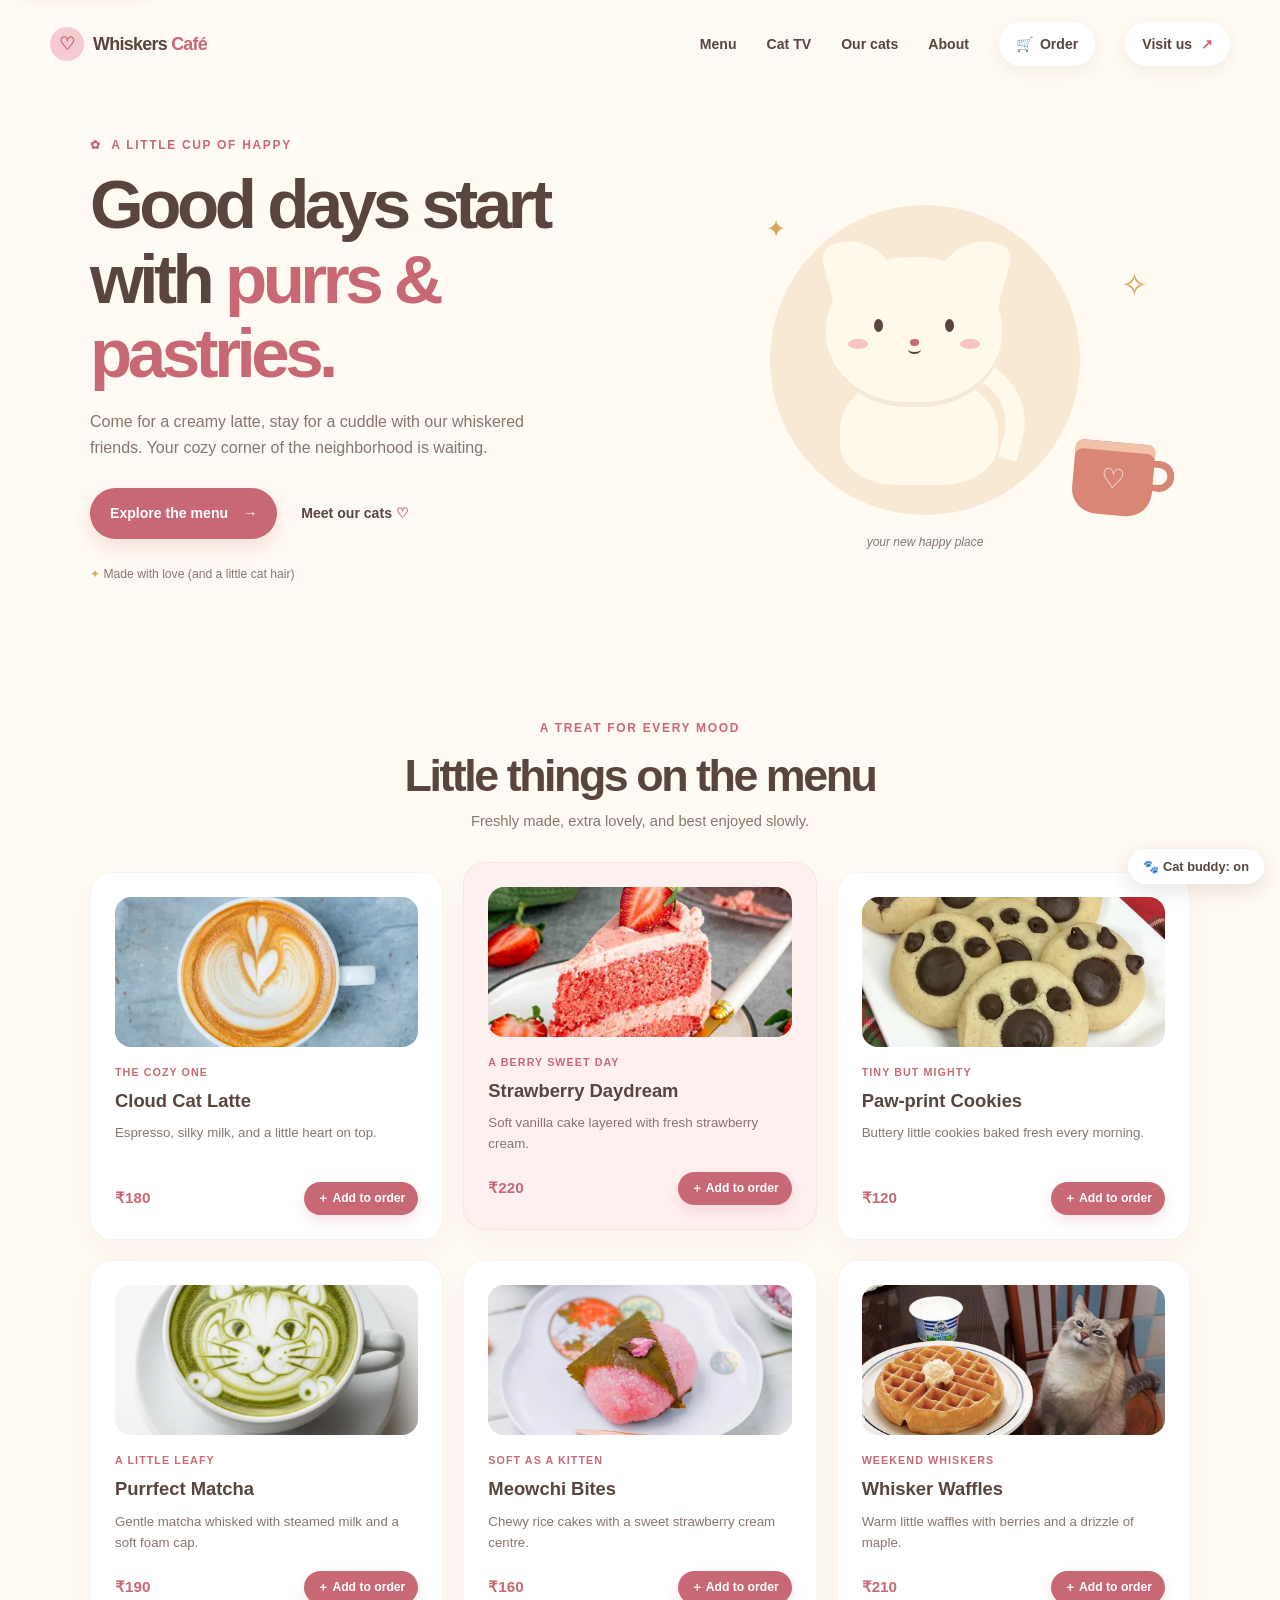
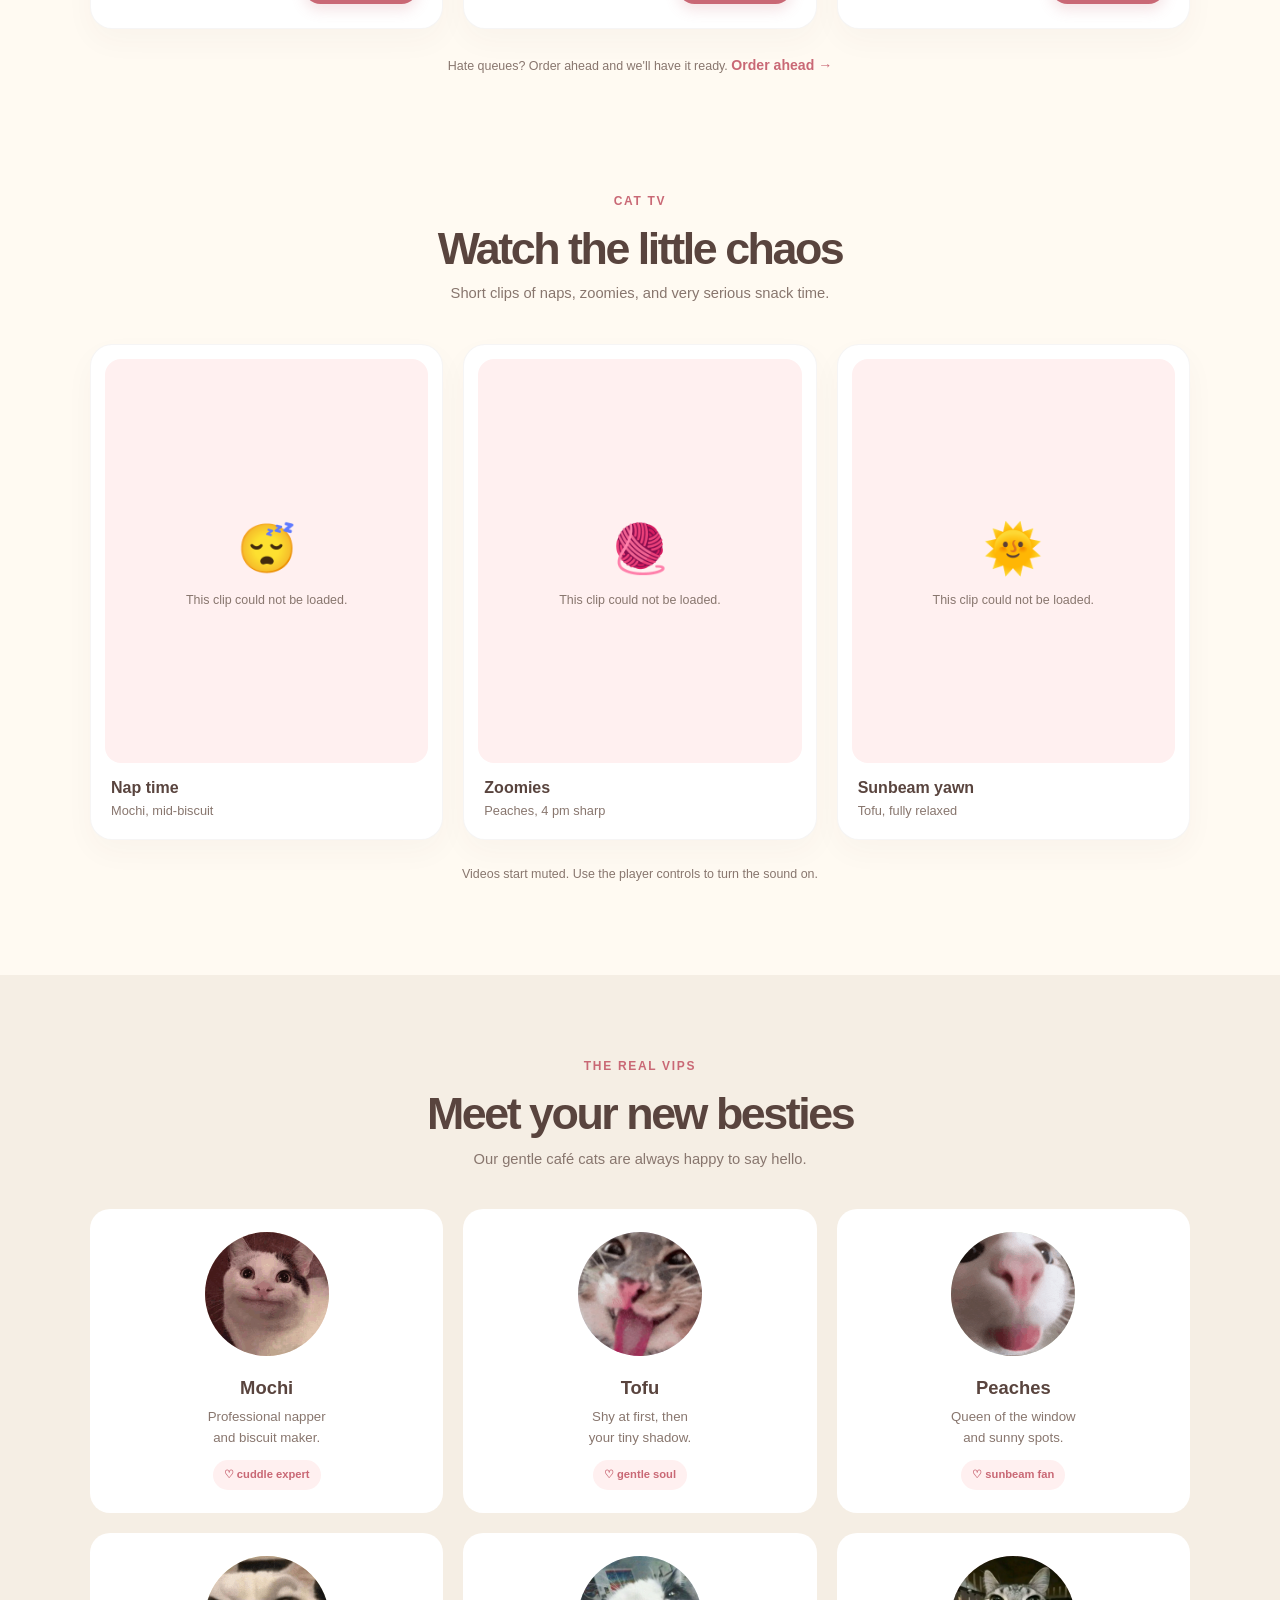
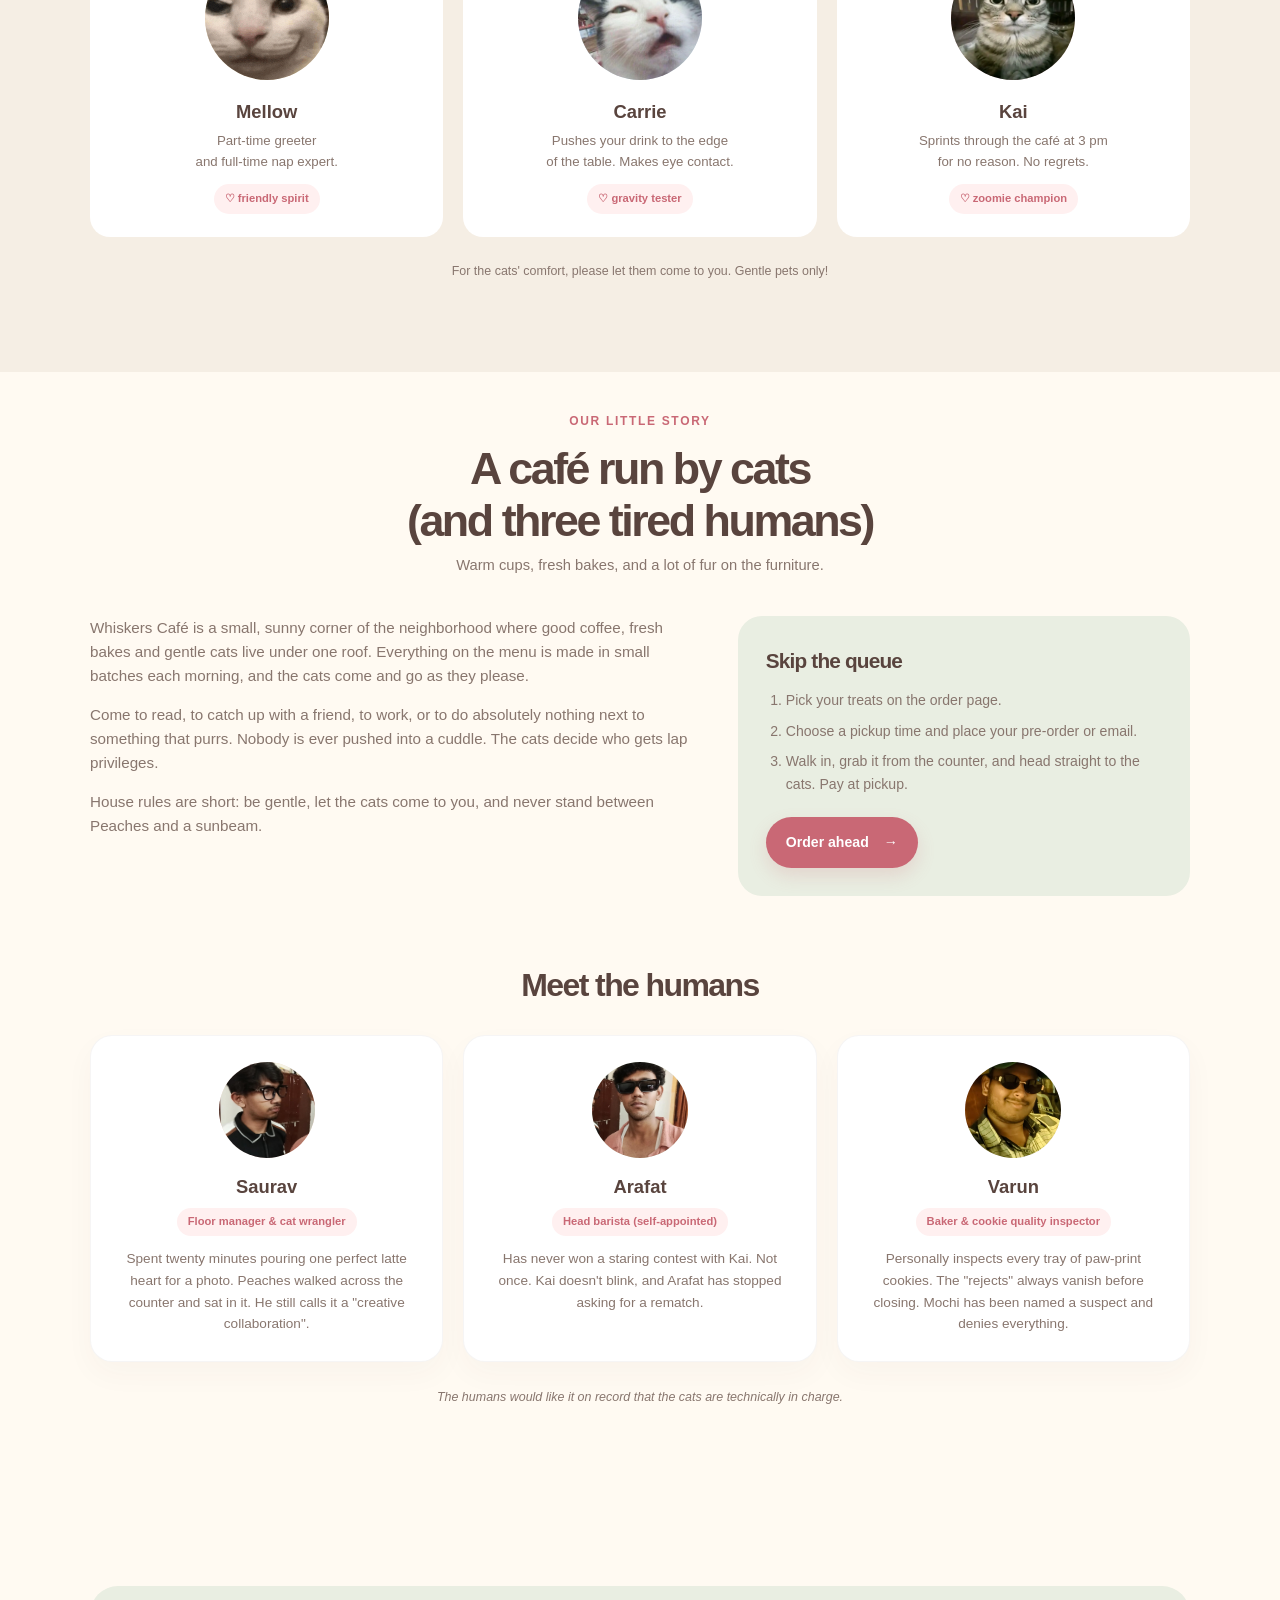
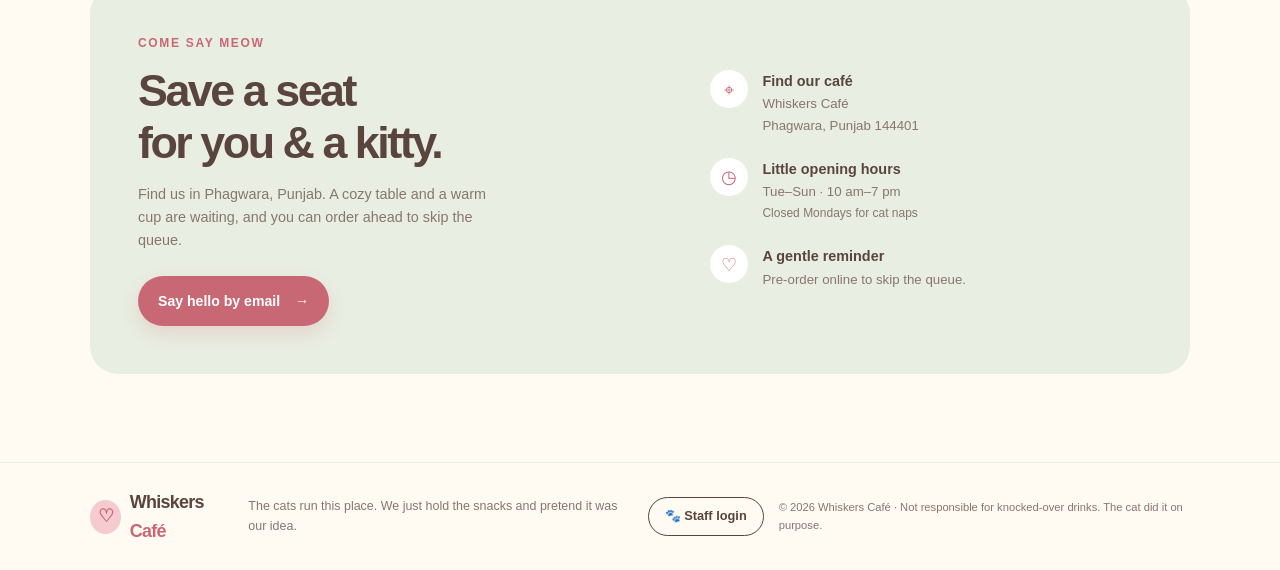
<file: index.html>
<!DOCTYPE html>
<html lang="en">
<head>
  <meta charset="UTF-8">
  <meta name="viewport" content="width=device-width, initial-scale=1.0">
  <meta name="description" content="Whiskers Café: a cozy cat café in Phagwara, Punjab with creamy lattes, strawberry cake, very opinionated resident cats, and pre-orders so you can skip the queue.">
  <meta name="theme-color" content="#fffaf2">
  <meta property="og:type" content="website">
  <meta property="og:title" content="Whiskers Café | A cozy place for paws and pastries">
  <meta property="og:description" content="A cozy cat café in Phagwara, Punjab. Come for a creamy latte, stay for a cuddle with our whiskered friends.">
  <title>Whiskers Café | A cozy place for paws and pastries</title>
  <link rel="icon" href="favicon.svg" type="image/svg+xml">
  <link rel="stylesheet" href="styles.css">
</head>
<body>
  <a class="skip-link" href="#main">Skip to content</a>
  <header class="site-header">
    <a class="brand" href="#home" aria-label="Whiskers Café home">
      <span class="brand-icon" aria-hidden="true">♡</span>
      <span>Whiskers <em>Café</em></span>
    </a>
    <nav aria-label="Main navigation">
      <a href="#menu">Menu</a>
      <a href="#videos">Cat TV</a>
      <a href="#cats">Our cats</a>
      <a href="#about">About</a>
      <a class="nav-button nav-order" href="order.html" aria-label="Order ahead"><span class="cart-icon" aria-hidden="true">🛒</span><span class="cart-label">Order</span><span class="cart-count" data-cart-count hidden>0</span></a>
      <a class="nav-button" href="#visit">Visit us <span aria-hidden="true">↗</span></a>
    </nav>
  </header>

  <main id="main">
    <section class="hero section-wrap" id="home" aria-labelledby="hero-title">
      <div class="hero-copy">
        <p class="eyebrow"><span aria-hidden="true">✿</span> A little cup of happy</p>
        <h1 id="hero-title">Good days start<br>with <span>purrs &amp; pastries.</span></h1>
        <p class="hero-description">Come for a creamy latte, stay for a cuddle with our whiskered friends. Your cozy corner of the neighborhood is waiting.</p>
        <p class="hero-actions">
          <a class="button button-primary" href="#menu">Explore the menu <span aria-hidden="true">→</span></a>
          <a class="text-link" href="#cats">Meet our cats <span aria-hidden="true">♡</span></a>
        </p>
        <p class="little-note"><span aria-hidden="true">✦</span> Made with love (and a little cat hair)</p>
      </div>
      <figure class="hero-art" aria-label="A smiling cream-colored cartoon cat sitting beside a cup of coffee">
        <span class="sparkle sparkle-one" aria-hidden="true">✦</span>
        <span class="sparkle sparkle-two" aria-hidden="true">✧</span>
        <span class="sun-disc" aria-hidden="true"></span>
        <span class="hero-cat" aria-hidden="true">
          <span class="cat-ear ear-left"></span><span class="cat-ear ear-right"></span>
          <span class="cat-face">
            <span class="eye eye-left"></span><span class="eye eye-right"></span>
            <span class="cheek cheek-left"></span><span class="cheek cheek-right"></span>
            <span class="nose"></span><span class="mouth"></span>
          </span>
          <span class="cat-body"></span>
          <span class="cat-tail"></span>
        </span>
        <span class="coffee-cup" aria-hidden="true"><span class="cup-heart">♡</span><span class="cup-handle"></span></span>
        <figcaption class="art-caption">your new happy place</figcaption>
      </figure>
    </section>

    <section class="menu-section section-wrap" id="menu" aria-labelledby="menu-title">
      <header class="section-heading">
        <p class="eyebrow">A treat for every mood</p>
        <h2 id="menu-title">Little things on the menu</h2>
        <p>Freshly made, extra lovely, and best enjoyed slowly.</p>
      </header>
      <ul class="menu-grid">
        <li class="menu-card">
          <span class="menu-illustration drink"><span aria-hidden="true">☕</span><img src="assets/images/menu/latte.webp" alt="Cloud Cat Latte with a heart in the foam" width="600" height="450" loading="lazy" decoding="async"></span>
          <p class="card-label">the cozy one</p>
          <h3>Cloud Cat Latte</h3>
          <p>Espresso, silky milk, and a little heart on top.</p>
          <span class="card-buy"><data class="price" value="180">₹180</data><button class="add-btn" type="button" data-add="latte" data-name="Cloud Cat Latte" aria-label="Add Cloud Cat Latte to your order">＋ Add to order</button></span>
        </li>
        <li class="menu-card featured-card">
          <span class="menu-illustration cake"><span aria-hidden="true">🍰</span><img src="assets/images/menu/strawberry-cake.webp" alt="A slice of strawberry cream cake" width="600" height="450" loading="lazy" decoding="async"></span>
          <p class="card-label">a berry sweet day</p>
          <h3>Strawberry Daydream</h3>
          <p>Soft vanilla cake layered with fresh strawberry cream.</p>
          <span class="card-buy"><data class="price" value="220">₹220</data><button class="add-btn" type="button" data-add="strawberry-cake" data-name="Strawberry Daydream" aria-label="Add Strawberry Daydream to your order">＋ Add to order</button></span>
        </li>
        <li class="menu-card">
          <span class="menu-illustration cookie"><span aria-hidden="true">🍪</span><img src="assets/images/menu/paw-cookies.webp" alt="Paw-print butter cookies" width="600" height="450" loading="lazy" decoding="async"></span>
          <p class="card-label">tiny but mighty</p>
          <h3>Paw-print Cookies</h3>
          <p>Buttery little cookies baked fresh every morning.</p>
          <span class="card-buy"><data class="price" value="120">₹120</data><button class="add-btn" type="button" data-add="paw-cookies" data-name="Paw-print Cookies" aria-label="Add Paw-print Cookies to your order">＋ Add to order</button></span>
        </li>
        <li class="menu-card">
          <span class="menu-illustration drink"><span aria-hidden="true">🍵</span><img src="assets/images/menu/matcha.webp" alt="A cup of matcha latte" width="600" height="450" loading="lazy" decoding="async"></span>
          <p class="card-label">a little leafy</p>
          <h3>Purrfect Matcha</h3>
          <p>Gentle matcha whisked with steamed milk and a soft foam cap.</p>
          <span class="card-buy"><data class="price" value="190">₹190</data><button class="add-btn" type="button" data-add="matcha" data-name="Purrfect Matcha" aria-label="Add Purrfect Matcha to your order">＋ Add to order</button></span>
        </li>
        <li class="menu-card">
          <span class="menu-illustration cake"><span aria-hidden="true">🍡</span><img src="assets/images/menu/mochi.webp" alt="Soft strawberry mochi bites" width="600" height="450" loading="lazy" decoding="async"></span>
          <p class="card-label">soft as a kitten</p>
          <h3>Meowchi Bites</h3>
          <p>Chewy rice cakes with a sweet strawberry cream centre.</p>
          <span class="card-buy"><data class="price" value="160">₹160</data><button class="add-btn" type="button" data-add="mochi" data-name="Meowchi Bites" aria-label="Add Meowchi Bites to your order">＋ Add to order</button></span>
        </li>
        <li class="menu-card">
          <span class="menu-illustration cookie"><span aria-hidden="true">🧇</span><img src="assets/images/menu/waffles.webp" alt="Waffles with berries and maple syrup" width="600" height="450" loading="lazy" decoding="async"></span>
          <p class="card-label">weekend whiskers</p>
          <h3>Whisker Waffles</h3>
          <p>Warm little waffles with berries and a drizzle of maple.</p>
          <span class="card-buy"><data class="price" value="210">₹210</data><button class="add-btn" type="button" data-add="waffles" data-name="Whisker Waffles" aria-label="Add Whisker Waffles to your order">＋ Add to order</button></span>
        </li>
      </ul>
      <p class="menu-note">Hate queues? Order ahead and we'll have it ready. <a class="text-link" href="order.html">Order ahead <span aria-hidden="true">→</span></a></p>
    </section>

    <section class="video-section section-wrap" id="videos" aria-labelledby="videos-title">
      <header class="section-heading">
        <p class="eyebrow">Cat TV</p>
        <h2 id="videos-title">Watch the little chaos</h2>
        <p>Short clips of naps, zoomies, and very serious snack time.</p>
      </header>
      <ul class="video-grid">
        <li>
          <figure class="video-card">
            <div class="video-frame">
              <video controls muted playsinline preload="metadata" poster="assets/videos/cat1.jpg" aria-label="A cat taking a cozy nap">
                <source src="assets/videos/cat1.mp4" type="video/mp4">
              </video>
              <p class="video-fallback"><span class="fallback-icon" aria-hidden="true">😴</span><span>This clip could not be loaded.</span></p>
            </div>
            <figcaption><strong>Nap time</strong><span>Mochi, mid-biscuit</span></figcaption>
          </figure>
        </li>
        <li>
          <figure class="video-card">
            <div class="video-frame">
              <video controls muted playsinline preload="metadata" poster="assets/videos/cat2.jpg" aria-label="A cat chasing a toy">
                <source src="assets/videos/cat2.mp4" type="video/mp4">
              </video>
              <p class="video-fallback"><span class="fallback-icon" aria-hidden="true">🧶</span><span>This clip could not be loaded.</span></p>
            </div>
            <figcaption><strong>Zoomies</strong><span>Peaches, 4 pm sharp</span></figcaption>
          </figure>
        </li>
        <li>
          <figure class="video-card">
            <div class="video-frame">
              <video controls muted playsinline preload="metadata" poster="assets/videos/cat3.jpg" aria-label="A cat yawning in the sun">
                <source src="assets/videos/cat3.mp4" type="video/mp4">
              </video>
              <p class="video-fallback"><span class="fallback-icon" aria-hidden="true">🌞</span><span>This clip could not be loaded.</span></p>
            </div>
            <figcaption><strong>Sunbeam yawn</strong><span>Tofu, fully relaxed</span></figcaption>
          </figure>
        </li>
      </ul>
      <p class="video-note">Videos start muted. Use the player controls to turn the sound on.</p>
    </section>

    <section class="cats-section" id="cats" aria-labelledby="cats-title">
      <div class="section-wrap">
        <header class="section-heading">
          <p class="eyebrow">The real VIPs</p>
          <h2 id="cats-title">Meet your new besties</h2>
          <p>Our gentle café cats are always happy to say hello.</p>
        </header>
        <ul class="cat-grid">
          <li class="cat-card">
            <span class="cat-avatar avatar-peach"><img src="assets/images/cats/mochi.gif" alt="Mochi, one of our café cats" width="300" height="300" loading="lazy" decoding="async"><span class="avatar-fallback" aria-hidden="true" hidden>M</span></span>
            <h3>Mochi</h3>
            <p>Professional napper<br>and biscuit maker.</p>
            <span class="cat-tag">♡ cuddle expert</span>
          </li>
          <li class="cat-card">
            <span class="cat-avatar avatar-lilac"><img src="assets/images/cats/tofu.webp" alt="Tofu, one of our café cats" width="300" height="300" loading="lazy" decoding="async"><span class="avatar-fallback" aria-hidden="true" hidden>T</span></span>
            <h3>Tofu</h3>
            <p>Shy at first, then<br>your tiny shadow.</p>
            <span class="cat-tag">♡ gentle soul</span>
          </li>
          <li class="cat-card">
            <span class="cat-avatar avatar-mint"><img src="assets/images/cats/peaches.gif" alt="Peaches, one of our café cats" width="300" height="300" loading="lazy" decoding="async"><span class="avatar-fallback" aria-hidden="true" hidden>P</span></span>
            <h3>Peaches</h3>
            <p>Queen of the window<br>and sunny spots.</p>
            <span class="cat-tag">♡ sunbeam fan</span>
          </li>
          <li class="cat-card">
            <span class="cat-avatar avatar-butter"><img src="assets/images/cats/mellow.gif" alt="Mellow, one of our café cats" width="300" height="300" loading="lazy" decoding="async"><span class="avatar-fallback" aria-hidden="true" hidden>M</span></span>
            <h3>Mellow</h3>
            <p>Part-time greeter<br>and full-time nap expert.</p>
            <span class="cat-tag">♡ friendly spirit</span>
          </li>
          <li class="cat-card">
            <span class="cat-avatar avatar-sky"><img src="assets/images/cats/carrie.webp" alt="Carrie, one of our café cats" width="300" height="300" loading="lazy" decoding="async"><span class="avatar-fallback" aria-hidden="true" hidden>C</span></span>
            <h3>Carrie</h3>
            <p>Pushes your drink to the edge<br>of the table. Makes eye contact.</p>
            <span class="cat-tag">♡ gravity tester</span>
          </li>
          <li class="cat-card">
            <span class="cat-avatar avatar-blush"><img src="assets/images/cats/kai.webp" alt="Kai, one of our café cats" width="300" height="300" loading="lazy" decoding="async"><span class="avatar-fallback" aria-hidden="true" hidden>K</span></span>
            <h3>Kai</h3>
            <p>Sprints through the café at 3 pm<br>for no reason. No regrets.</p>
            <span class="cat-tag">♡ zoomie champion</span>
          </li>
        </ul>
        <p class="cat-note">For the cats' comfort, please let them come to you. Gentle pets only!</p>
      </div>
    </section>

    <section class="about-section section-wrap" id="about" aria-labelledby="about-title">
      <header class="section-heading">
        <p class="eyebrow">Our little story</p>
        <h2 id="about-title">A café run by cats<br>(and three tired humans)</h2>
        <p>Warm cups, fresh bakes, and a lot of fur on the furniture.</p>
      </header>
      <div class="about-grid">
        <article class="about-copy">
          <p>Whiskers Café is a small, sunny corner of the neighborhood where good coffee, fresh bakes and gentle cats live under one roof. Everything on the menu is made in small batches each morning, and the cats come and go as they please.</p>
          <p>Come to read, to catch up with a friend, to work, or to do absolutely nothing next to something that purrs. Nobody is ever pushed into a cuddle. The cats decide who gets lap privileges.</p>
          <p>House rules are short: be gentle, let the cats come to you, and never stand between Peaches and a sunbeam.</p>
        </article>
        <aside class="how-card" aria-labelledby="how-title">
          <h3 id="how-title">Skip the queue</h3>
          <ol>
            <li>Pick your treats on the order page.</li>
            <li>Choose a pickup time and place your pre-order or email.</li>
            <li>Walk in, grab it from the counter, and head straight to the cats. Pay at pickup.</li>
          </ol>
          <a class="button button-primary" href="order.html">Order ahead <span aria-hidden="true">→</span></a>
        </aside>
      </div>
      <h3 class="staff-heading">Meet the humans</h3>
      <ul class="staff-grid">
          <li class="staff-card">
            <span class="staff-avatar avatar-peach"><img data-staff-photo="saurav" alt="Portrait of Saurav" loading="eager" decoding="async" hidden><span class="avatar-fallback" aria-hidden="true">S</span></span>
            <h4>Saurav</h4>
            <p class="staff-role">Floor manager &amp; cat wrangler</p>
            <p class="staff-story">Spent twenty minutes pouring one perfect latte heart for a photo. Peaches walked across the counter and sat in it. He still calls it a "creative collaboration".</p>
          </li>

          <li class="staff-card">
            <span class="staff-avatar avatar-mint"><img data-staff-photo="arafat" alt="Portrait of Arafat" loading="eager" decoding="async" hidden><span class="avatar-fallback" aria-hidden="true">A</span></span>
            <h4>Arafat</h4>
            <p class="staff-role">Head barista (self-appointed)</p>
            <p class="staff-story">Has never won a staring contest with Kai. Not once. Kai doesn't blink, and Arafat has stopped asking for a rematch.</p>
          </li>

          <li class="staff-card">
            <span class="staff-avatar avatar-lilac"><img data-staff-photo="varun" alt="Portrait of Varun" loading="eager" decoding="async" hidden><span class="avatar-fallback" aria-hidden="true">V</span></span>
            <h4>Varun</h4>
            <p class="staff-role">Baker &amp; cookie quality inspector</p>
            <p class="staff-story">Personally inspects every tray of paw-print cookies. The "rejects" always vanish before closing. Mochi has been named a suspect and denies everything.</p>
          </li>
      </ul>
      <p class="staff-note">The humans would like it on record that the cats are technically in charge.</p>
    </section>

    <section class="visit-section section-wrap" id="visit" aria-labelledby="visit-title">
      <div class="visit-card">
        <div class="visit-copy">
          <p class="eyebrow">Come say meow</p>
          <h2 id="visit-title">Save a seat<br>for you &amp; a kitty.</h2>
          <p>Find us in Phagwara, Punjab. A cozy table and a warm cup are waiting, and you can order ahead to skip the queue.</p>
          <a class="button button-primary" href="mailto:velkrisnocoffee@gmail.com?subject=Table%20for%20me%20and%20a%20kitty">Say hello by email <span aria-hidden="true">→</span></a>
        </div>
        <ul class="visit-details">
          <li><span class="detail-icon" aria-hidden="true">⌖</span><address><strong>Find our café</strong><br>Whiskers Café<br>Phagwara, Punjab 144401</address></li>
          <li><span class="detail-icon" aria-hidden="true">◷</span><p><strong>Little opening hours</strong><br>Tue–Sun · 10 am–7 pm<br><small>Closed Mondays for cat naps</small></p></li>
          <li><span class="detail-icon" aria-hidden="true">♡</span><p><strong>A gentle reminder</strong><br>Pre-order online to skip the queue.</p></li>
        </ul>
      </div>
    </section>
  </main>

  <footer class="site-footer">
    <a class="brand" href="#home"><span class="brand-icon" aria-hidden="true">♡</span><span>Whiskers <em>Café</em></span></a>
    <p>The cats run this place. We just hold the snacks and pretend it was our idea.</p>
    <a class="staff-link" href="staff.html">🐾 Staff login</a>
    <small>© 2026 Whiskers Café · Not responsible for knocked-over drinks. The cat did it on purpose.</small>
  </footer>
  <script src="config.js"></script>
  <script>
    (function () {
      var photos = (window.WHISKERS_CONFIG && window.WHISKERS_CONFIG.staffPhotos) || {};
      document.querySelectorAll('[data-staff-photo]').forEach(function (image) {
        var key = image.getAttribute('data-staff-photo');
        var fallback = image.parentElement.querySelector('.avatar-fallback');
        var url = photos[key];

        if (!url) return;

        image.addEventListener('load', function () {
          image.hidden = false;
          if (fallback) fallback.hidden = true;
        }, { once: true });

        image.addEventListener('error', function () {
          image.hidden = true;
          if (fallback) fallback.hidden = false;
        }, { once: true });

        image.src = url;
      });
    })();
  </script>
  <script src="cat.js" defer></script>
  <script src="cart.js" defer></script>
</body>
</html>
</file>
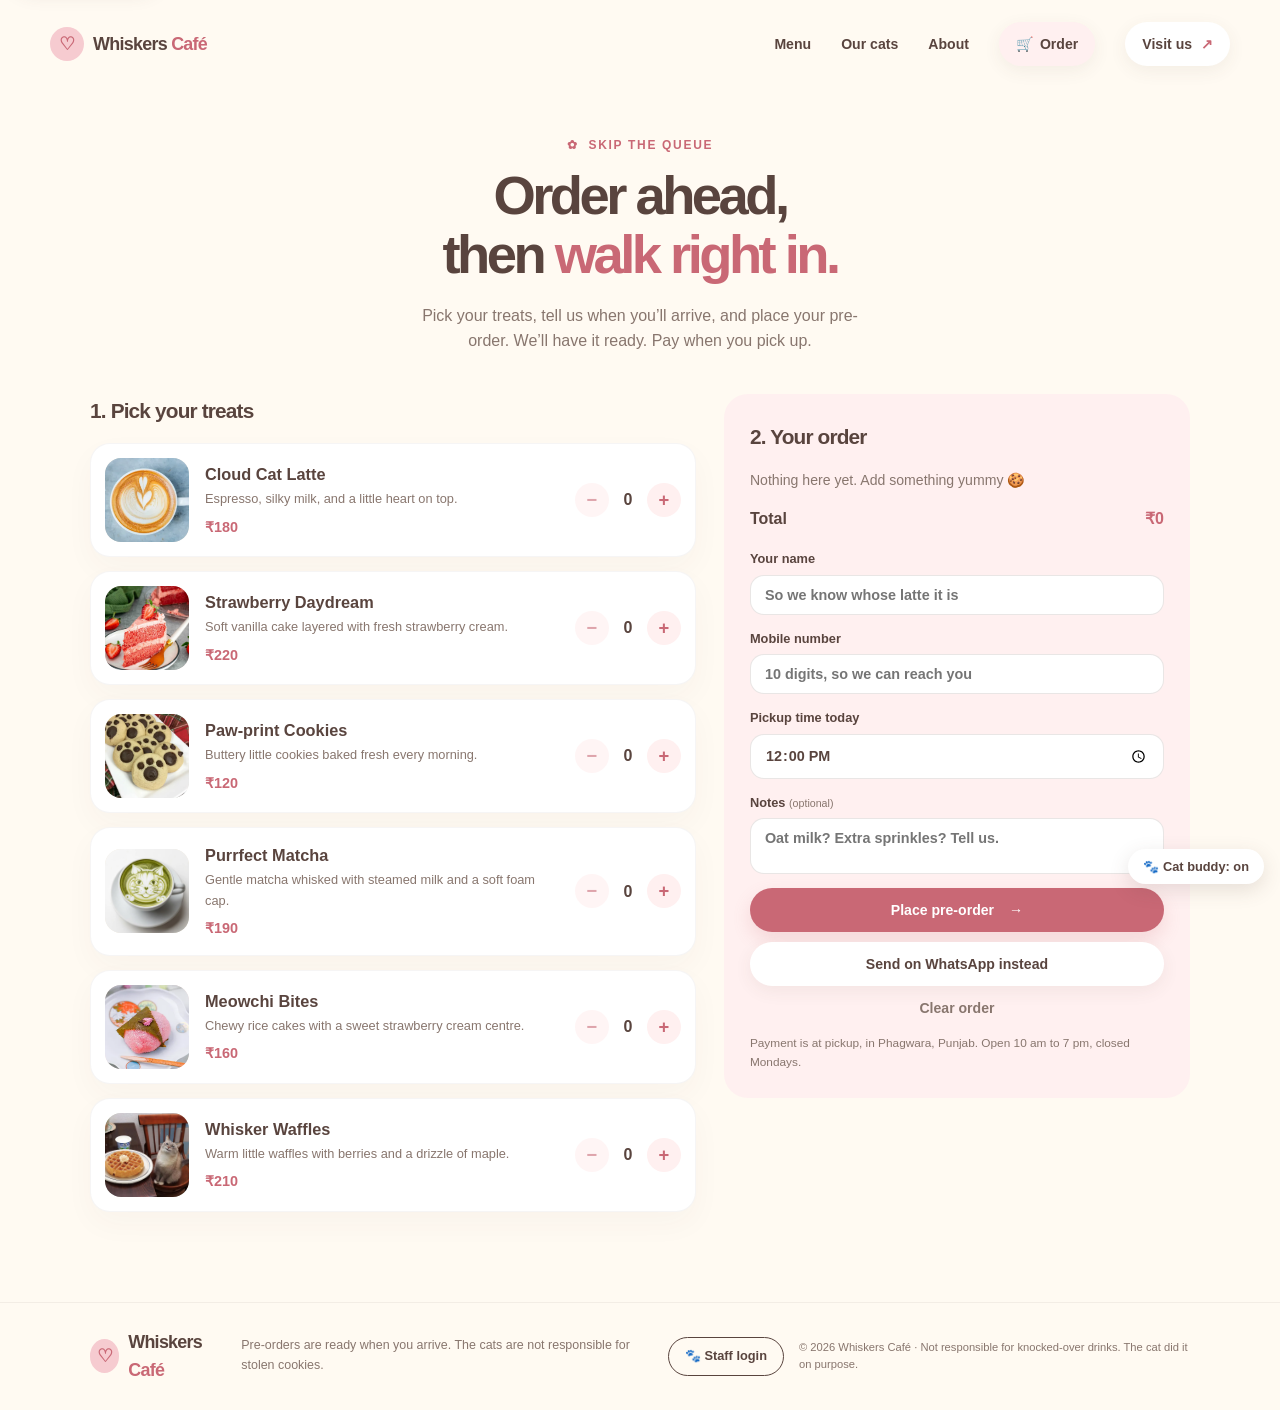
<file: order.html>
<!DOCTYPE html>
<html lang="en">
<head>
  <meta charset="UTF-8">
  <meta name="viewport" content="width=device-width, initial-scale=1.0">
  <meta name="description" content="Pre-order from Whiskers Café in Phagwara, Punjab and skip the queue.">
  <title>Order ahead | Whiskers Café</title>
  <link rel="icon" href="favicon.svg" type="image/svg+xml">
  <link rel="stylesheet" href="styles.css">
</head>
<body>
  <a class="skip-link" href="#main">Skip to content</a>
  <header class="site-header">
    <a class="brand" href="index.html" aria-label="Whiskers Café home">
      <span class="brand-icon" aria-hidden="true">♡</span>
      <span>Whiskers <em>Café</em></span>
    </a>
    <nav aria-label="Main navigation">
      <a href="index.html#menu">Menu</a>
      <a href="index.html#cats">Our cats</a>
      <a href="index.html#about">About</a>
      <a class="nav-button nav-order" href="order.html" aria-current="page" aria-label="Order ahead"><span class="cart-icon" aria-hidden="true">🛒</span><span class="cart-label">Order</span><span class="cart-count" data-cart-count hidden>0</span></a>
      <a class="nav-button" href="index.html#visit">Visit us <span aria-hidden="true">↗</span></a>
    </nav>
  </header>

  <main id="main">
    <section class="order-hero section-wrap" aria-labelledby="order-title">
      <p class="eyebrow"><span aria-hidden="true">✿</span> Skip the queue</p>
      <h1 id="order-title">Order ahead,<br>then <span>walk right in.</span></h1>
      <p class="hero-description">Pick your treats, tell us when you&rsquo;ll arrive, and place your pre-order. We&rsquo;ll have it ready. Pay when you pick up.</p>
    </section>

    <section class="order-layout section-wrap">
      <section aria-labelledby="pick-title">
        <h2 id="pick-title" class="order-heading">1. Pick your treats</h2>
        <ul class="order-list">
          <li class="order-item" data-id="latte" data-name="Cloud Cat Latte" data-price="180">
            <span class="menu-illustration drink"><span aria-hidden="true">☕</span><img src="assets/images/menu/latte.webp" alt="Cloud Cat Latte" width="600" height="450" loading="lazy"></span>
            <div class="order-info">
              <h3>Cloud Cat Latte</h3>
              <p>Espresso, silky milk, and a little heart on top.</p>
              <data class="price" value="180">₹180</data>
            </div>
            <span class="stepper" role="group" aria-label="Quantity for Cloud Cat Latte">
              <button type="button" data-dec aria-label="Remove one Cloud Cat Latte">−</button>
              <output>0</output>
              <button type="button" data-inc aria-label="Add one Cloud Cat Latte">+</button>
            </span>
          </li>
          <li class="order-item" data-id="strawberry-cake" data-name="Strawberry Daydream" data-price="220">
            <span class="menu-illustration cake"><span aria-hidden="true">🍰</span><img src="assets/images/menu/strawberry-cake.webp" alt="Strawberry Daydream" width="600" height="450" loading="lazy"></span>
            <div class="order-info">
              <h3>Strawberry Daydream</h3>
              <p>Soft vanilla cake layered with fresh strawberry cream.</p>
              <data class="price" value="220">₹220</data>
            </div>
            <span class="stepper" role="group" aria-label="Quantity for Strawberry Daydream">
              <button type="button" data-dec aria-label="Remove one Strawberry Daydream">−</button>
              <output>0</output>
              <button type="button" data-inc aria-label="Add one Strawberry Daydream">+</button>
            </span>
          </li>
          <li class="order-item" data-id="paw-cookies" data-name="Paw-print Cookies" data-price="120">
            <span class="menu-illustration cookie"><span aria-hidden="true">🍪</span><img src="assets/images/menu/paw-cookies.webp" alt="Paw-print Cookies" width="600" height="450" loading="lazy"></span>
            <div class="order-info">
              <h3>Paw-print Cookies</h3>
              <p>Buttery little cookies baked fresh every morning.</p>
              <data class="price" value="120">₹120</data>
            </div>
            <span class="stepper" role="group" aria-label="Quantity for Paw-print Cookies">
              <button type="button" data-dec aria-label="Remove one Paw-print Cookies">−</button>
              <output>0</output>
              <button type="button" data-inc aria-label="Add one Paw-print Cookies">+</button>
            </span>
          </li>
          <li class="order-item" data-id="matcha" data-name="Purrfect Matcha" data-price="190">
            <span class="menu-illustration drink"><span aria-hidden="true">🍵</span><img src="assets/images/menu/matcha.webp" alt="Purrfect Matcha" width="600" height="450" loading="lazy"></span>
            <div class="order-info">
              <h3>Purrfect Matcha</h3>
              <p>Gentle matcha whisked with steamed milk and a soft foam cap.</p>
              <data class="price" value="190">₹190</data>
            </div>
            <span class="stepper" role="group" aria-label="Quantity for Purrfect Matcha">
              <button type="button" data-dec aria-label="Remove one Purrfect Matcha">−</button>
              <output>0</output>
              <button type="button" data-inc aria-label="Add one Purrfect Matcha">+</button>
            </span>
          </li>
          <li class="order-item" data-id="mochi" data-name="Meowchi Bites" data-price="160">
            <span class="menu-illustration cake"><span aria-hidden="true">🍡</span><img src="assets/images/menu/mochi.webp" alt="Meowchi Bites" width="600" height="450" loading="lazy"></span>
            <div class="order-info">
              <h3>Meowchi Bites</h3>
              <p>Chewy rice cakes with a sweet strawberry cream centre.</p>
              <data class="price" value="160">₹160</data>
            </div>
            <span class="stepper" role="group" aria-label="Quantity for Meowchi Bites">
              <button type="button" data-dec aria-label="Remove one Meowchi Bites">−</button>
              <output>0</output>
              <button type="button" data-inc aria-label="Add one Meowchi Bites">+</button>
            </span>
          </li>
          <li class="order-item" data-id="waffles" data-name="Whisker Waffles" data-price="210">
            <span class="menu-illustration cookie"><span aria-hidden="true">🧇</span><img src="assets/images/menu/waffles.webp" alt="Whisker Waffles" width="600" height="450" loading="lazy"></span>
            <div class="order-info">
              <h3>Whisker Waffles</h3>
              <p>Warm little waffles with berries and a drizzle of maple.</p>
              <data class="price" value="210">₹210</data>
            </div>
            <span class="stepper" role="group" aria-label="Quantity for Whisker Waffles">
              <button type="button" data-dec aria-label="Remove one Whisker Waffles">−</button>
              <output>0</output>
              <button type="button" data-inc aria-label="Add one Whisker Waffles">+</button>
            </span>
          </li>
        </ul>
      </section>

      <section class="order-summary" aria-labelledby="summary-title">
        <h2 id="summary-title" class="order-heading">2. Your order</h2>
        <ul id="summary-list" class="summary-list"></ul>
        <p id="summary-empty" class="summary-empty">Nothing here yet. Add something yummy 🍪</p>
        <p class="total-row"><span>Total</span><data id="order-total" value="0">₹0</data></p>

        <form id="order-form">
          <label class="field"><span>Your name</span>
            <input type="text" name="customer" required maxlength="40" placeholder="So we know whose latte it is">
          </label>
          <label class="field"><span>Mobile number</span>
            <input type="tel" name="phone" required maxlength="15" placeholder="10 digits, so we can reach you">
          </label>
          <label class="field"><span>Pickup time today</span>
            <input type="time" name="pickup" min="10:00" max="18:45" value="12:00" required>
          </label>
          <label class="field"><span>Notes <small>(optional)</small></span>
            <textarea name="notes" rows="2" maxlength="200" placeholder="Oat milk? Extra sprinkles? Tell us."></textarea>
          </label>
          <p id="order-message" class="order-message" role="status" hidden></p>
          <span class="order-actions">
            <button class="button button-primary" type="submit" id="place-btn">Place pre-order <span aria-hidden="true">→</span></button>
            <button class="button button-secondary" type="button" id="whatsapp-btn">Send on WhatsApp instead</button>
            <button class="text-link clear-btn" type="button" id="clear-order">Clear order</button>
          </span>
          <pre id="order-preview" class="order-preview" hidden></pre>
          <p class="order-fine">Payment is at pickup, in Phagwara, Punjab. Open 10 am to 7 pm, closed Mondays.</p>
        </form>
      </section>
    </section>
  </main>

  <footer class="site-footer">
    <a class="brand" href="index.html"><span class="brand-icon" aria-hidden="true">♡</span><span>Whiskers <em>Café</em></span></a>
    <p>Pre-orders are ready when you arrive. The cats are not responsible for stolen cookies.</p>
    <a class="staff-link" href="staff.html">🐾 Staff login</a>
    <small>© 2026 Whiskers Café · Not responsible for knocked-over drinks. The cat did it on purpose.</small>
  </footer>
  <script src="config.js"></script>
  <script src="cat.js" defer></script>
  <script src="cart.js" defer></script>
</body>
</html>
</file>
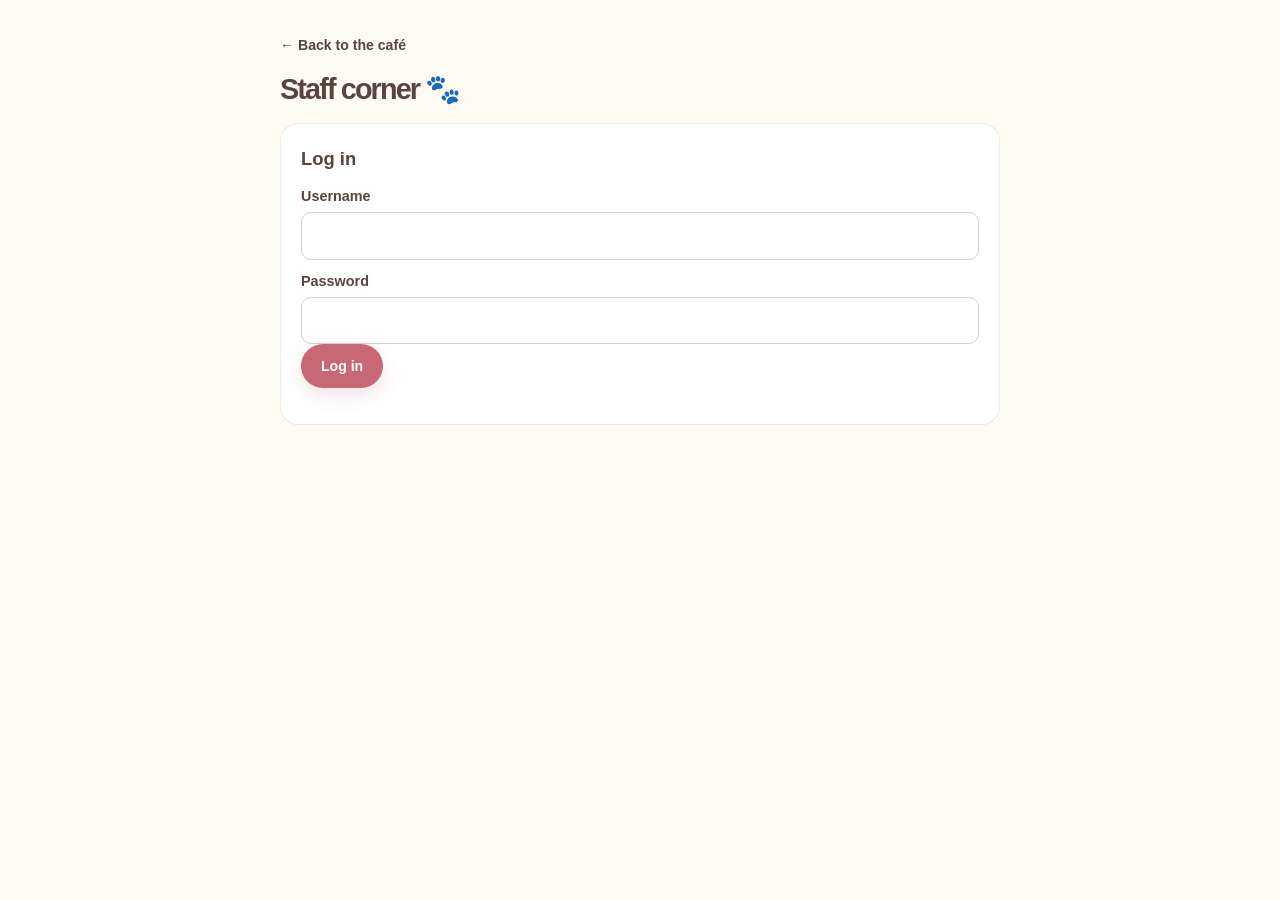
<file: staff.html>
<!DOCTYPE html>
<html lang="en">
<head>
  <meta charset="UTF-8">
  <meta name="viewport" content="width=device-width, initial-scale=1.0">
  <meta name="robots" content="noindex, nofollow">
  <meta http-equiv="Content-Security-Policy" content="default-src 'self'; script-src 'self'; style-src 'self' 'unsafe-inline'; img-src 'self' data:; connect-src 'self' https://script.google.com https://script.googleusercontent.com; object-src 'none'; base-uri 'self'; form-action 'self'">
  <title>Staff | Whiskers Café</title>
  <link rel="icon" href="favicon.svg" type="image/svg+xml">
  <link rel="stylesheet" href="styles.css">
</head>
<body>
  <main class="staff-page">
    <p><a class="text-link" href="index.html">← Back to the café</a></p>
    <h1>Staff corner 🐾</h1>

    <section id="login-box" class="staff-box">
      <h2>Log in</h2>
      <form id="login-form" autocomplete="on">
        <label for="u">Username</label>
        <input id="u" type="text" autocomplete="username" required maxlength="30">
        <label for="p">Password</label>
        <input id="p" type="password" autocomplete="current-password" required maxlength="100">
        <p><button class="button button-primary" type="submit">Log in</button></p>
      </form>
    </section>

    <div id="panel" hidden>
      <div class="staff-top"><p id="hello"></p><button class="text-link" id="logout" type="button">Log out</button></div>
      <section class="staff-box">
        <h2>Menu: tap to mark sold out</h2>
        <div id="items"></div>
      </section>
      <section class="staff-box">
        <h2>Recent orders</h2>
        <div id="orders"></div>
      </section>
    </div>

    <p id="msg" class="staff-msg" role="status" hidden></p>
  </main>
  <script src="config.js"></script>
  <script src="staff.js"></script>
</body>
</html>
</file>
<file: styles.css>
/* 1. Colors and basic page settings */
:root {
  --cream: #fffaf2;
  --pink: #f6cbd0;
  --pink-light: #fff0f0;
  --berry: #c96875;
  --matcha: #a8b89a;
  --cocoa: #59443e;
  --muted: #88766e;
  --white: #ffffff;
}

* { box-sizing: border-box; }
html { scroll-behavior: smooth; }
body {
  margin: 0;
  background: var(--cream);
  color: var(--cocoa);
  font-family: "Trebuchet MS", Arial, sans-serif;
  line-height: 1.6;
}
a { color: inherit; text-decoration: none; }
ul { margin: 0; padding: 0; list-style: none; }
a:focus-visible, .button:focus-visible { outline: 3px solid var(--berry); outline-offset: 3px; border-radius: 6px; }
.skip-link { position: absolute; left: 12px; top: -60px; z-index: 100; padding: 10px 16px; border-radius: 99px; background: var(--white); color: var(--cocoa); font-weight: 800; box-shadow: 0 6px 20px #59443e26; }
.skip-link:focus { top: 12px; }
figure { margin: 0; }
address { font-style: normal; }
.section-wrap { width: min(1100px, calc(100% - 48px)); margin-inline: auto; }

/* 2. Header and navigation */
.site-header {
  width: min(1180px, calc(100% - 48px)); margin: 0 auto;
  min-height: 88px; display: flex; align-items: center; justify-content: space-between; gap: 24px;
}
.brand { display: inline-flex; align-items: center; gap: 9px; font-size: 1.12rem; font-weight: 800; letter-spacing: -.04em; }
.brand em { color: var(--berry); font-style: normal; }
.brand-icon { display: grid; place-items: center; width: 34px; height: 34px; border-radius: 50%; background: var(--pink); color: var(--berry); }
nav { display: flex; align-items: center; gap: 30px; font-size: .88rem; font-weight: 700; }
nav a:not(.nav-button):hover, .text-link:hover { color: var(--berry); }
.nav-button { padding: 11px 17px; border-radius: 99px; background: var(--white); box-shadow: 0 5px 18px #59443e12; }
.nav-button span { color: var(--berry); margin-left: 5px; }

/* 3. Welcome section and CSS cat drawing */
.hero { min-height: 570px; display: grid; grid-template-columns: 1fr 1fr; align-items: center; gap: 40px; padding-block: 48px 75px; }
.eyebrow { margin: 0 0 12px; color: var(--berry); font-size: .75rem; font-weight: 800; letter-spacing: .14em; text-transform: uppercase; }
.eyebrow span { margin-right: 5px; }
h1, h2, h3, p { margin-top: 0; }
h1 { margin-bottom: 18px; font-size: clamp(2.7rem, 5.4vw, 4.4rem); line-height: 1.08; letter-spacing: -.065em; }
h1 span { color: var(--berry); }
.hero-description { max-width: 440px; color: var(--muted); font-size: 1rem; }
.hero-actions { display: flex; flex-wrap: wrap; align-items: center; gap: 24px; margin-top: 28px; }
.button { display: inline-flex; align-items: center; gap: 15px; padding: 14px 20px; border-radius: 99px; font-size: .88rem; font-weight: 800; }
.button-primary { background: var(--berry); color: var(--white); box-shadow: 0 8px 18px #c9687530; }
.button-primary:hover { background: #ae5360; transform: translateY(-2px); }
.text-link { font-size: .88rem; font-weight: 800; }
.text-link span { color: var(--berry); }
.little-note { margin: 26px 0 0; color: var(--muted); font-size: .76rem; }
.little-note span { color: #d9aa62; }
.hero-art { height: 390px; position: relative; display: grid; place-items: center; }
.sun-disc { position: absolute; width: 310px; height: 310px; border-radius: 50%; background: #f8e9d4; }
.hero-cat { position: absolute; width: 220px; height: 250px; top: 66px; left: 50%; transform: translateX(-55%); }
.cat-face { position: absolute; z-index: 2; top: 26px; left: 22px; width: 176px; height: 150px; border-radius: 48% 48% 46% 46%; background: #fff9ec; box-shadow: inset 0 -5px #f4e9d6; }
.cat-ear { position: absolute; z-index: 1; top: 7px; width: 66px; height: 78px; background: #fff9ec; }
.ear-left { left: 24px; border-radius: 15px 48px 6px 15px; transform: rotate(-15deg); }
.ear-right { right: 19px; border-radius: 48px 15px 15px 6px; transform: rotate(15deg); }
.eye { position: absolute; top: 62px; width: 9px; height: 13px; border-radius: 50%; background: var(--cocoa); }
.eye-left { left: 48px; }.eye-right { right: 48px; }
.cheek { position: absolute; top: 82px; width: 20px; height: 10px; border-radius: 50%; background: #f3b5b6; opacity: .8; }
.cheek-left { left: 22px; }.cheek-right { right: 22px; }
.nose { position: absolute; top: 82px; left: 84px; width: 9px; height: 7px; border-radius: 50% 50% 55% 55%; background: var(--berry); }
.mouth { position: absolute; top: 88px; left: 82px; width: 13px; height: 9px; border-bottom: 2px solid var(--cocoa); border-radius: 50%; }
.cat-body { position: absolute; left: 36px; bottom: -4px; width: 158px; height: 112px; border-radius: 50% 50% 36% 36%; background: #fff9ec; }
.cat-tail { position: absolute; z-index: -1; right: -5px; bottom: 26px; width: 65px; height: 88px; border: 19px solid #fff9ec; border-left: 0; border-bottom: 0; border-radius: 0 70px 0 0; transform: rotate(15deg); }
.coffee-cup { position: absolute; z-index: 3; right: 37px; bottom: 40px; width: 80px; height: 73px; display: grid; place-items: center; border-radius: 8px 8px 25px 25px; background: #d88676; color: #fff4e5; box-shadow: inset 0 9px #f2c2a8; transform: rotate(5deg); }
.cup-heart { font-size: 1.7rem; }.cup-handle { position: absolute; right: -21px; top: 15px; width: 25px; height: 31px; border: 7px solid #d88676; border-left: 0; border-radius: 0 18px 18px 0; }
.sparkle { position: absolute; z-index: 2; color: #d6a65c; }.sparkle-one { top: 45px; left: 20%; font-size: 1.5rem; }.sparkle-two { top: 95px; right: 8%; font-size: 2rem; }
.art-caption { position: absolute; bottom: 3px; color: var(--muted); font-size: .75rem; font-style: italic; }

/* 4. Menu cards */
.menu-section { padding-block: 60px 95px; }
.section-heading { margin: 0 auto 38px; text-align: center; }
.section-heading h2, .visit-copy h2 { margin-bottom: 8px; font-size: clamp(2rem, 4vw, 2.8rem); line-height: 1.15; letter-spacing: -.055em; }
.section-heading > p:last-child { margin-bottom: 0; color: var(--muted); font-size: .92rem; }
.menu-grid { display: grid; grid-template-columns: repeat(3, 1fr); gap: 20px; }
.menu-card { padding: 24px; border: 1px solid #59443e0d; border-radius: 22px; background: var(--white); box-shadow: 0 12px 30px #59443e09; }
.featured-card { background: #fff0f0; transform: translateY(-10px); }
.menu-illustration { position: relative; overflow: hidden; height: 150px; display: grid; place-items: center; margin-bottom: 17px; border-radius: 16px; font-size: 3.5rem; background: #f6efdf; }
.menu-illustration img, .cat-avatar img { position: absolute; inset: 0; width: 100%; height: 100%; object-fit: cover; }
.cake { background: #f8e1e1; }.cookie { background: #eaf0e4; }
.card-label { margin-bottom: 5px; color: var(--berry); font-size: .67rem; font-weight: 800; letter-spacing: .1em; text-transform: uppercase; }
.menu-card h3, .cat-card h3 { margin-bottom: 7px; font-size: 1.15rem; }
.menu-card > p:not(.card-label) { min-height: 48px; margin-bottom: 12px; color: var(--muted); font-size: .83rem; }
.menu-card .price { color: var(--berry); font-size: .95rem; font-weight: 700; }
.menu-note, .cat-note { margin: 25px 0 0; text-align: center; color: var(--muted); font-size: .78rem; }

/* 5. Resident cats */
.cats-section { padding-block: 82px 90px; background: #f5eee4; }
.cat-grid { display: grid; grid-template-columns: repeat(3, 1fr); gap: 20px; }
.cat-card { padding: 23px; border-radius: 20px; background: var(--white); text-align: center; }
.cat-avatar { position: relative; overflow: hidden; width: 124px; height: 124px; display: grid; place-items: center; margin: 0 auto 17px; border-radius: 50%; }
.cat-avatar .avatar-fallback { position: relative; z-index: 1; color: var(--berry); font-size: 2.4rem; font-weight: 800; }

.avatar-butter { background: #f8ecc9; }.avatar-sky { background: #d9e8f3; }.avatar-blush { background: #f6d6dd; }
.avatar-peach { background: #f8dfd3; }.avatar-lilac { background: #e8def1; }.avatar-mint { background: #deead8; }
.cat-card h3 { margin-bottom: 3px; }.cat-card p { margin-bottom: 12px; color: var(--muted); font-size: .83rem; }
.cat-tag { display: inline-block; padding: 6px 11px; border-radius: 99px; background: var(--pink-light); color: var(--berry); font-size: .7rem; font-weight: 800; }

/* 6. Visit details and footer */
.visit-section { padding-block: 88px; }
.visit-card { display: grid; grid-template-columns: 1.1fr .9fr; gap: 45px; padding: 48px; border-radius: 28px; background: #e9eee2; }
.visit-copy h2 { margin-bottom: 15px; }.visit-copy > p:not(.eyebrow) { max-width: 370px; margin-bottom: 23px; color: var(--muted); font-size: .9rem; }
.visit-details { display: grid; align-content: center; gap: 22px; }
.visit-details > li { display: flex; align-items: flex-start; gap: 14px; }
.detail-icon { flex: 0 0 38px; height: 38px; display: grid; place-items: center; border-radius: 50%; background: var(--white); color: var(--berry); font-size: 1.15rem; }
.visit-details p, .visit-details address { margin: 0; color: var(--muted); font-size: .83rem; }.visit-details strong { color: var(--cocoa); font-size: .9rem; }.visit-details small { font-size: .75rem; }
.site-footer { display: flex; align-items: center; justify-content: space-between; gap: 15px; padding: 25px max(24px, calc((100% - 1100px) / 2)); border-top: 1px solid #59443e12; }
.site-footer p { margin: 0; color: var(--muted); font-size: .78rem; }.site-footer small { color: var(--muted); font-size: .7rem; }

/* 7. Make the layout fit phones and small screens */
@media (max-width: 760px) {
  .site-header { min-height: 74px; }.site-header, nav { gap: 14px; }nav { font-size: .78rem; }nav a:not(.nav-button) { display: none; }
  .hero { min-height: auto; grid-template-columns: 1fr; gap: 0; padding-block: 55px 45px; }.hero-art { order: -1; height: 300px; margin-bottom: 25px; }.sun-disc { width: 240px; height: 240px; }.hero-cat { top: 18px; transform: translateX(-55%) scale(.82); }.coffee-cup { right: 14%; bottom: 25px; transform: scale(.85) rotate(5deg); }.sparkle-one { top: 18px; }.sparkle-two { top: 60px; }.art-caption { bottom: -3px; }
  .menu-grid, .cat-grid { grid-template-columns: 1fr; }.menu-card { display: grid; grid-template-columns: 100px 1fr; column-gap: 18px; align-items: center; }.menu-illustration { grid-row: span 4; width: 100px; height: 100px; margin: 0; font-size: 2.7rem; }.menu-card > p:not(.card-label) { min-height: 0; }.featured-card { transform: none; }
  .visit-card { grid-template-columns: 1fr; gap: 34px; padding: 30px 24px; }.site-footer { flex-direction: column; text-align: center; }
}

@media (max-width: 420px) {
  .section-wrap, .site-header { width: calc(100% - 32px); }.brand { font-size: .98rem; }.nav-button { padding: 9px 12px; }.hero-actions { gap: 15px; }.menu-card { grid-template-columns: 78px 1fr; padding: 16px; column-gap: 13px; }.menu-illustration { width: 78px; height: 78px; font-size: 2.2rem; }
}

/* 8. Cat TV (videos) */
.video-section { padding-block: 20px 90px; }
.video-grid { display: grid; grid-template-columns: repeat(3, 1fr); gap: 20px; }
.video-card { margin: 0; padding: 14px; border: 1px solid #59443e0d; border-radius: 22px; background: var(--white); box-shadow: 0 12px 30px #59443e09; }
.video-frame { position: relative; aspect-ratio: 4 / 5; overflow: hidden; border-radius: 16px; background: var(--pink-light); }
.video-frame video { width: 100%; height: 100%; object-fit: cover; display: block; cursor: pointer; }
.video-fallback { position: absolute; inset: 0; display: none; flex-direction: column; align-items: center; justify-content: center; gap: 4px; padding: 16px; text-align: center; color: var(--muted); font-size: .78rem; }
.video-fallback { margin: 0; }
.fallback-icon { font-size: 3rem; }
.video-fallback code { padding: 1px 6px; border-radius: 6px; background: var(--white); color: var(--berry); }
.video-frame.is-missing video { display: none; }
.video-frame.is-missing .video-fallback { display: flex; }
.video-card figcaption { display: flex; flex-direction: column; padding: 12px 6px 4px; }
.video-card figcaption strong { font-size: 1rem; }
.video-card figcaption span { color: var(--muted); font-size: .8rem; }
.video-note { margin: 25px 0 0; text-align: center; color: var(--muted); font-size: .78rem; }

/* 9. Cat buddy that follows the cursor */
.pet { position: fixed; top: 0; left: 0; z-index: 50; width: 92px; height: 82px; pointer-events: none; will-change: transform; opacity: 0; transition: opacity .35s ease; }
.pet.is-visible { opacity: 1; }
.pet-flip { display: block; width: 100%; height: 100%; transition: transform .15s ease; }
.pet.facing-left .pet-flip { transform: scaleX(-1); }
.pet svg { width: 100%; height: 100%; overflow: visible; display: block; }
.pet svg * { transform-box: fill-box; }
.pet-shadow { fill: #59443e; opacity: .12; }
.pet-fur { fill: #fff9ec; stroke: #dcc7a8; stroke-width: 2; stroke-linejoin: round; }
.pet-inner-ear { fill: #f3b5b6; }
.pet-eye { fill: var(--cocoa); }
.pet-eye-closed, .pet-yawn, .pet-paw-up { display: none; fill: none; stroke: var(--cocoa); stroke-width: 2; stroke-linecap: round; }
.pet-yawn { fill: #d88676; stroke: none; }
.pet-cheek { fill: #f3b5b6; opacity: .8; }
.pet-nose { fill: var(--berry); }
.pet-mouth { fill: none; stroke: var(--cocoa); stroke-width: 1.6; stroke-linecap: round; }
.pet-tail { fill: none; stroke: #dcc7a8; stroke-width: 11; stroke-linecap: round; transform-origin: 0% 100%; animation: tailSway 2.4s ease-in-out infinite; }
.pet-tail-inner { fill: none; stroke: #fff9ec; stroke-width: 7; stroke-linecap: round; transform-origin: 0% 100%; animation: tailSway 2.4s ease-in-out infinite; }
.pet-head { transform-origin: 50% 90%; }
.pet-body-group { transform-origin: 50% 100%; }
.pet-leg { transform-origin: 50% 0%; }
.pet-eyes { animation: blink 5s infinite; transform-origin: 50% 50%; }

/* states */
.pet[data-state="walk"] .pet-body-group { animation: walkBob .36s ease-in-out infinite; }
.pet[data-state="walk"] .pet-leg-a { animation: legA .36s ease-in-out infinite; }
.pet[data-state="walk"] .pet-leg-b { animation: legB .36s ease-in-out infinite; }
.pet[data-state="walk"] .pet-tail, .pet[data-state="walk"] .pet-tail-inner { animation-duration: .7s; }
.pet[data-state="sit"] .pet-body-group { transform: translateY(5px) scaleY(.9); }
.pet[data-state="sit"] .pet-leg { display: none; }
.pet[data-state="sleep"] .pet-body-group { animation: breathe 3s ease-in-out infinite; transform: translateY(8px) scaleY(.82); }
.pet[data-state="sleep"] .pet-leg { display: none; }
.pet[data-state="sleep"] .pet-head { transform: translateY(8px) rotate(8deg); }
.pet[data-state="sleep"] .pet-eyes { display: none; }
.pet[data-state="sleep"] .pet-eye-closed { display: block; }
.pet[data-state="sleep"] .pet-tail, .pet[data-state="sleep"] .pet-tail-inner { animation: none; transform: rotate(-40deg); }
.pet.act-yawn .pet-yawn { display: block; }
.pet.act-yawn .pet-mouth { display: none; }
.pet.act-yawn .pet-eyes { display: none; }
.pet.act-yawn .pet-eye-closed { display: block; }
.pet.act-yawn .pet-head { animation: yawnHead 1.6s ease-in-out; }
.pet.act-stretch .pet-body-group { animation: stretch 1.8s ease-in-out; }
.pet.act-wiggle .pet-head { animation: headTilt 1.4s ease-in-out; }
.pet.act-hop .pet-flip { animation: hop .5s ease-out; }
.pet.act-groom .pet-paw-up { display: block; animation: groom .45s ease-in-out 4; transform-origin: 50% 100%; }
.pet.act-groom .pet-head { animation: headTilt 1.8s ease-in-out; }
.pet.act-happy .pet-eyes { display: none; }
.pet.act-happy .pet-eye-closed { display: block; }
.pet.act-entrance .pet-flip { animation: hop .6s ease-out 2; }

/* speech bubble, hearts, zzz */
.pet-bubble { position: absolute; left: 50%; bottom: 92px; transform: translate(-50%, 6px) scale(.9); padding: 5px 11px; border-radius: 99px; background: var(--white); color: var(--cocoa); font-size: .74rem; font-weight: 800; white-space: nowrap; box-shadow: 0 6px 16px #59443e1f; opacity: 0; transition: opacity .2s ease, transform .2s ease; }
.pet-bubble.show { opacity: 1; transform: translate(-50%, 0) scale(1); }
.pet-zzz { position: absolute; right: 2px; top: -8px; color: var(--berry); font-weight: 800; font-size: .85rem; opacity: 0; }
.pet[data-state="sleep"] .pet-zzz { opacity: 1; animation: zzz 2.6s ease-in-out infinite; }
.pet-heart { position: fixed; z-index: 51; pointer-events: none; color: var(--berry); font-size: 1.1rem; animation: floatHeart 1.1s ease-out forwards; }

/* toggle button */
.pet-toggle { position: fixed; right: 16px; bottom: 16px; z-index: 60; padding: 10px 15px; border: 0; border-radius: 99px; background: var(--white); color: var(--cocoa); font: 800 .8rem "Trebuchet MS", Arial, sans-serif; box-shadow: 0 6px 20px #59443e26; cursor: pointer; }
.pet-toggle:hover { color: var(--berry); }
.pet-toggle:focus-visible, .video-frame video:focus-visible { outline: 3px solid var(--berry); outline-offset: 2px; }
body.pet-off .pet { display: none; }

@keyframes tailSway { 0%, 100% { transform: rotate(-8deg); } 50% { transform: rotate(14deg); } }
@keyframes blink { 0%, 92%, 100% { transform: scaleY(1); } 95% { transform: scaleY(.1); } }
@keyframes walkBob { 0%, 100% { transform: translateY(0); } 50% { transform: translateY(-3px); } }
@keyframes legA { 0%, 100% { transform: rotate(22deg); } 50% { transform: rotate(-22deg); } }
@keyframes legB { 0%, 100% { transform: rotate(-22deg); } 50% { transform: rotate(22deg); } }
@keyframes breathe { 0%, 100% { transform: translateY(8px) scale(1, .82); } 50% { transform: translateY(8px) scale(1.04, .86); } }
@keyframes yawnHead { 0%, 100% { transform: rotate(0); } 40%, 60% { transform: translateY(-3px) rotate(-8deg); } }
@keyframes stretch { 0%, 100% { transform: scale(1, 1); } 40%, 65% { transform: scale(1.18, .8); } }
@keyframes headTilt { 0%, 100% { transform: rotate(0); } 30% { transform: rotate(-12deg); } 70% { transform: rotate(10deg); } }
@keyframes hop { 0%, 100% { transform: translateY(0); } 50% { transform: translateY(-18px); } }
@keyframes groom { 0%, 100% { transform: translateY(0) rotate(0); } 50% { transform: translateY(-5px) rotate(-10deg); } }
@keyframes zzz { 0% { transform: translate(0, 6px) scale(.8); opacity: 0; } 30% { opacity: 1; } 100% { transform: translate(8px, -14px) scale(1.1); opacity: 0; } }
@keyframes floatHeart { 0% { transform: translateY(0) scale(.7); opacity: 1; } 100% { transform: translateY(-46px) scale(1.2); opacity: 0; } }

@media (max-width: 760px) {
  .video-grid { grid-template-columns: 1fr; }
  .video-frame { aspect-ratio: 4 / 3; }
  .pet, .pet-toggle { display: none; }
}
@media (hover: none) { .pet, .pet-toggle { display: none; } }
@media (prefers-reduced-motion: reduce) {
  html { scroll-behavior: auto; }
  .pet *, .pet-heart { animation: none !important; }
}

/* 10. Order ahead, cart, about + staff */
.sr-only { position: absolute; width: 1px; height: 1px; margin: -1px; padding: 0; overflow: hidden; clip: rect(0, 0, 0, 0); white-space: nowrap; border: 0; }
button { font-family: inherit; }
button:disabled { opacity: .5; cursor: not-allowed; }

/* nav cart pill + badge */
.nav-button.nav-order { display: inline-flex; align-items: center; gap: 6px; }
.nav-button.nav-order span { color: inherit; margin-left: 0; }
.nav-button.nav-order[aria-current="page"] { background: var(--pink-light); }
.nav-button.nav-order .cart-count { display: inline-grid; place-items: center; min-width: 20px; height: 20px; padding: 0 5px; border-radius: 99px; background: var(--berry); color: var(--white); font-size: .7rem; font-weight: 800; }
.nav-button.nav-order .cart-count[hidden] { display: none; }

/* menu card buy row */
.card-buy { display: flex; align-items: center; justify-content: space-between; gap: 10px; }
.add-btn { display: inline-flex; align-items: center; gap: 4px; padding: 8px 13px; border: 0; border-radius: 99px; background: var(--berry); color: var(--white); font-size: .76rem; font-weight: 800; cursor: pointer; box-shadow: 0 6px 14px #c9687530; transition: background .15s ease, transform .15s ease; }
.add-btn:hover { background: #ae5360; transform: translateY(-1px); }
.add-btn.is-added { background: var(--matcha); color: var(--cocoa); box-shadow: none; }
.add-btn:focus-visible, .stepper button:focus-visible, .clear-btn:focus-visible, button.button:focus-visible { outline: 3px solid var(--berry); outline-offset: 3px; }
.menu-note a { font-weight: 800; color: var(--berry); }

/* about + staff */
.about-section { padding-block: 40px 90px; }
.about-grid { display: grid; grid-template-columns: 1.15fr .85fr; gap: 36px; align-items: start; }
.about-copy p { margin-bottom: 14px; color: var(--muted); font-size: .95rem; }
.how-card { padding: 28px; border-radius: 24px; background: #e9eee2; }
.how-card h3 { margin-bottom: 12px; font-size: 1.3rem; letter-spacing: -.04em; }
.how-card ol { margin: 0 0 22px; padding-left: 20px; color: var(--muted); font-size: .88rem; }
.how-card li { margin-bottom: 8px; }
.staff-heading { margin: 64px 0 24px; text-align: center; font-size: clamp(1.5rem, 3vw, 2rem); letter-spacing: -.05em; }
.staff-grid { display: grid; grid-template-columns: repeat(3, 1fr); gap: 20px; }
.staff-card { padding: 26px 22px; border: 1px solid #59443e0d; border-radius: 22px; background: var(--white); box-shadow: 0 12px 30px #59443e09; text-align: center; }
.staff-avatar { position: relative; overflow: hidden; display: grid; place-items: center; width: 96px; height: 96px; margin: 0 auto 14px; border-radius: 50%; color: var(--berry); font-size: 2.2rem; font-weight: 800; }
.staff-avatar img { position: absolute; inset: 0; width: 100%; height: 100%; object-fit: cover; }
.staff-avatar img[hidden], .avatar-fallback[hidden] { display: none !important; }
.staff-card h4 { margin: 0 0 6px; font-size: 1.15rem; }
.staff-role { display: inline-block; margin-bottom: 12px; padding: 5px 11px; border-radius: 99px; background: var(--pink-light); color: var(--berry); font-size: .7rem; font-weight: 800; }
.staff-story { margin: 0; color: var(--muted); font-size: .85rem; }
.staff-note { margin: 26px 0 0; text-align: center; color: var(--muted); font-size: .78rem; font-style: italic; }

/* order page */
.order-hero { padding-block: 48px 24px; text-align: center; }
.order-hero h1 { font-size: clamp(2.2rem, 5vw, 3.4rem); }
.order-hero .hero-description { margin-inline: auto; }
.order-layout { display: grid; grid-template-columns: 1.3fr 1fr; gap: 28px; align-items: start; padding-bottom: 90px; }
.order-heading { margin-bottom: 16px; font-size: 1.3rem; letter-spacing: -.04em; }
.order-list { display: grid; gap: 14px; }
.order-item { display: grid; grid-template-columns: 84px 1fr auto; gap: 16px; align-items: center; padding: 14px; border: 1px solid #59443e0d; border-radius: 20px; background: var(--white); box-shadow: 0 12px 30px #59443e09; }
.order-item .menu-illustration { width: 84px; height: 84px; margin: 0; font-size: 2rem; }
.order-info h3 { margin: 0 0 2px; font-size: 1.02rem; }
.order-info p { margin: 0 0 4px; color: var(--muted); font-size: .8rem; }
.order-info .price { color: var(--berry); font-size: .9rem; font-weight: 700; }
.stepper { display: inline-flex; align-items: center; gap: 8px; }
.stepper button { width: 34px; height: 34px; border: 0; border-radius: 50%; background: var(--pink-light); color: var(--berry); font-size: 1.15rem; font-weight: 800; cursor: pointer; }
.stepper button:hover { background: var(--pink); }
.stepper output { min-width: 22px; text-align: center; font-weight: 800; }
.order-summary { position: sticky; top: 20px; padding: 26px; border-radius: 24px; background: var(--pink-light); }
.summary-list { margin: 0 0 6px; }
.summary-list li { display: flex; justify-content: space-between; gap: 12px; padding: 8px 0; border-bottom: 1px dashed #59443e22; font-size: .88rem; }
.summary-empty { margin: 0 0 6px; color: var(--muted); font-size: .88rem; }
.summary-empty[hidden], .order-message[hidden] { display: none; }
.total-row { display: flex; justify-content: space-between; margin: 14px 0 18px; font-weight: 800; }
.total-row data { color: var(--berry); }
.field { display: grid; gap: 5px; margin-bottom: 14px; font-size: .8rem; font-weight: 800; }
.field small { font-weight: 400; color: var(--muted); }
.field input, .field textarea { width: 100%; padding: 11px 14px; border: 1.5px solid #59443e22; border-radius: 14px; background: var(--white); color: var(--cocoa); font: 600 .9rem "Trebuchet MS", Arial, sans-serif; }
.field textarea { resize: vertical; }
.field input:focus, .field textarea:focus { outline: 3px solid #c9687555; border-color: var(--berry); }
.order-actions { display: grid; gap: 10px; }
button.button { border: 0; justify-content: center; cursor: pointer; }
.button-secondary { background: var(--white); color: var(--cocoa); box-shadow: 0 5px 18px #59443e12; }
.button-secondary:hover { color: var(--berry); }
.clear-btn { padding: 4px; border: 0; background: none; color: var(--muted); cursor: pointer; }
.order-notice { margin: 0 0 16px; padding: 12px 16px; border-radius: 14px; background: #fff6dd; font-size: .82rem; }
.order-notice[hidden] { display: none; }
.order-message { margin: 0 0 14px; padding: 12px 16px; border-radius: 14px; background: #e9eee2; font-size: .82rem; font-weight: 700; }
.order-fine { margin: 14px 0 0; color: var(--muted); font-size: .74rem; }

@media (max-width: 760px) {
  .about-grid, .order-layout { grid-template-columns: 1fr; }
  .staff-grid { grid-template-columns: 1fr; }
  .order-summary { position: static; }
  .order-item { grid-template-columns: 64px 1fr; }
  .order-item .menu-illustration { width: 64px; height: 64px; font-size: 1.6rem; }
  .order-item .stepper { grid-column: 1 / -1; justify-self: end; }
}
@media (max-width: 420px) {
  .nav-button.nav-order .cart-label { display: none; }
}

/* a little box that shows the message we send */
.order-preview { margin: 14px 0 0; padding: 12px 14px; border-radius: 14px; background: var(--white); color: var(--cocoa); font: .78rem/1.5 "Trebuchet MS", Arial, sans-serif; white-space: pre-wrap; }

/* the hidden attribute must always win over display rules */
[hidden] { display: none !important; }

/* the hidden attribute must always win over display rules */
[hidden] { display: none !important; }

/* 11. Order polish: honeypot, messages, confirmation, sold out */
.hp { position: absolute; left: -9999px; width: 1px; height: 1px; overflow: hidden; }
.field select { width: 100%; padding: 11px 14px; border: 1.5px solid #59443e22; border-radius: 14px; background: var(--white); color: var(--cocoa); font: 600 .9rem "Trebuchet MS", Arial, sans-serif; }
.field select:focus { outline: 3px solid #c9687555; border-color: var(--berry); }
.field input:user-invalid, .field select:user-invalid { border-color: #c0392b; }
.order-message[data-kind="error"] { background: #fde4e0; }
.order-message[data-kind="warn"] { background: #fff6dd; }
.order-confirm { text-align: center; }
.order-confirm:focus { outline: none; }
.confirm-number { margin: 0 0 4px; color: var(--berry); font-size: 1.6rem; font-weight: 800; letter-spacing: -.03em; }
.order-confirm .summary-list { text-align: left; }
.order-confirm .button { margin-top: 8px; }
.order-item.is-soldout { opacity: .6; }
.order-item.is-soldout .menu-illustration { filter: grayscale(.7); }
.soldout-tag { display: inline-block; margin-left: 8px; padding: 2px 9px; border-radius: 99px; background: var(--cocoa); color: var(--white); font-size: .68rem; font-weight: 800; }
.add-btn:disabled { background: #cfc3bb; color: var(--white); box-shadow: none; transform: none; }
/* staff page */
.staff-page { max-width: 760px; margin: 0 auto; padding: 32px 20px 64px; }
.staff-page h1 { font-size: 1.8rem; margin: 0 0 6px; }
.staff-box { background: #fff; border: 1px solid rgba(0,0,0,.08); border-radius: 18px; padding: 20px; margin: 18px 0; }
.staff-box h2 { margin: 0 0 12px; font-size: 1.15rem; }
.staff-box label { display: block; margin: 10px 0 4px; font-weight: 600; font-size: .9rem; }
.staff-box input[type=text], .staff-box input[type=password], .staff-box select { width: 100%; padding: 10px 12px; border: 1px solid #d8cfc4; border-radius: 10px; font: inherit; box-sizing: border-box; }
.staff-row { display: flex; justify-content: space-between; align-items: center; gap: 12px; padding: 10px 0; border-top: 1px solid rgba(0,0,0,.07); flex-wrap: wrap; }
.staff-row:first-of-type { border-top: 0; }
.staff-row.off strong { text-decoration: line-through; opacity: .6; }
.staff-row select { width: auto; }
.staff-row small { display: block; color: var(--muted); }
.staff-msg { margin: 10px 0 0; font-size: .9rem; }
.staff-msg[data-kind=error] { color: #b3261e; }
.staff-top { display: flex; justify-content: space-between; align-items: center; gap: 12px; flex-wrap: wrap; }

.order-item.is-soldout { opacity: .55; }
.add-btn:disabled, .stepper button:disabled { cursor: not-allowed; opacity: .6; }

.staff-link { padding: 8px 16px; border: 1.5px solid var(--cocoa, #59443e); border-radius: 999px; color: var(--cocoa, #59443e); font-size: .8rem; font-weight: 700; text-decoration: none; white-space: nowrap; }
.staff-link:hover, .staff-link:focus-visible { background: var(--cocoa, #59443e); color: #fff; }
</file>
